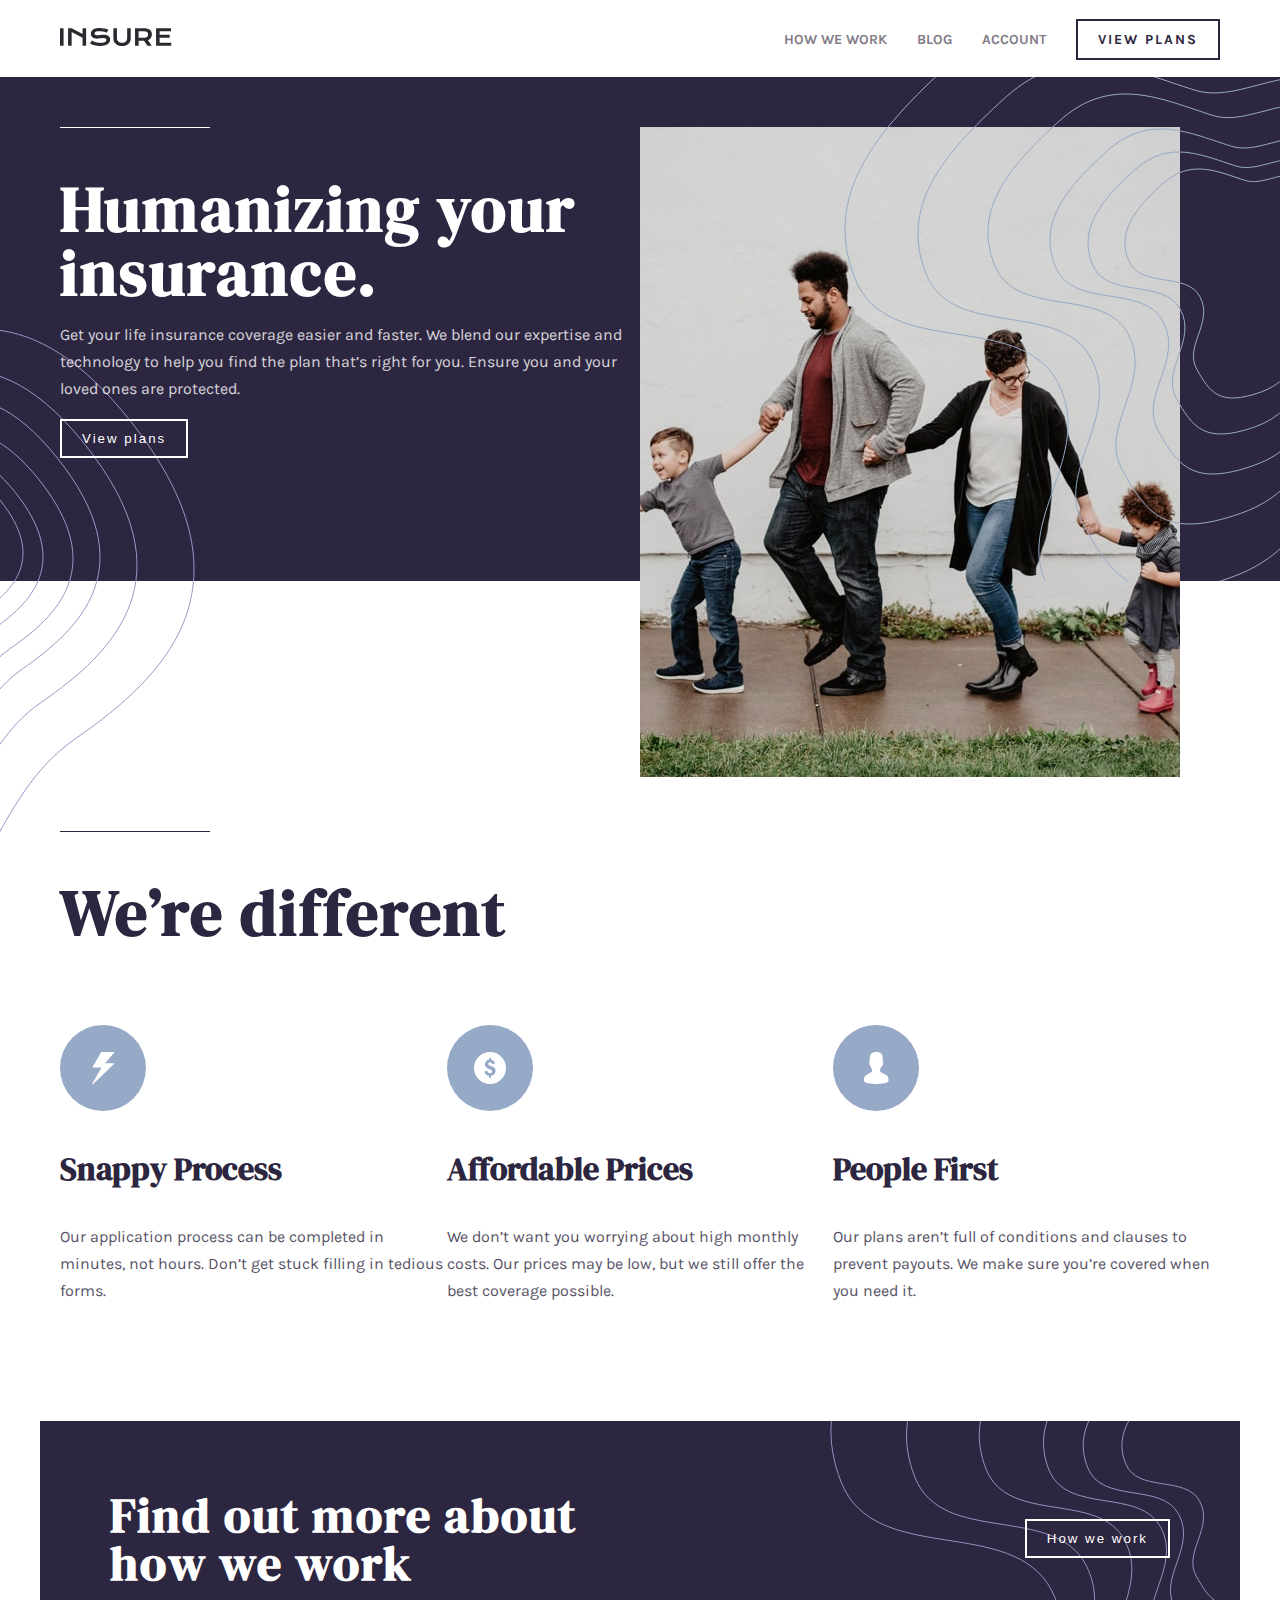
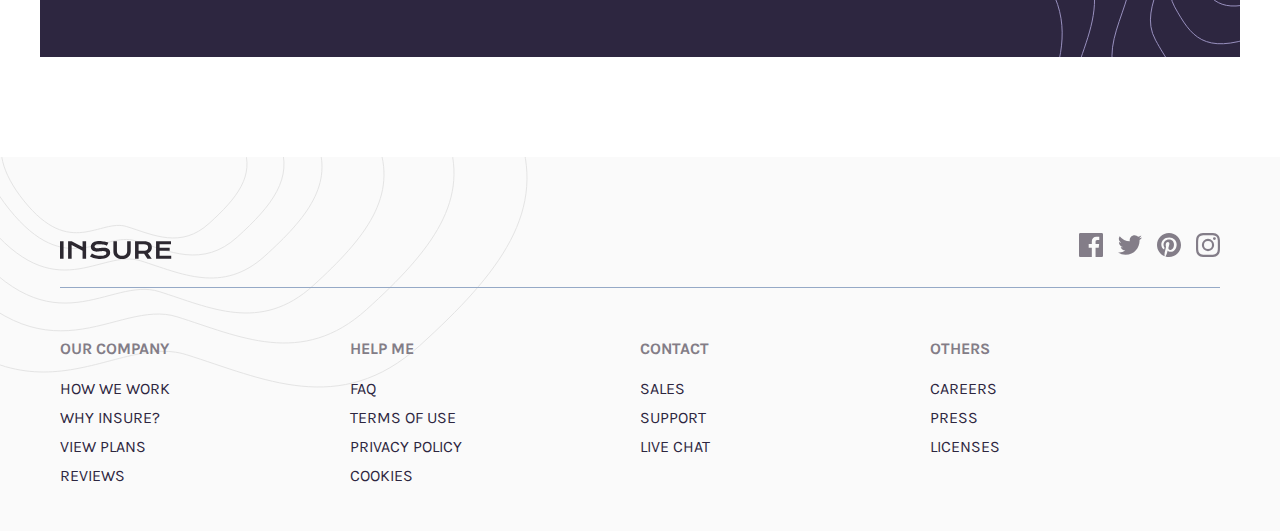
<file: ExaFinal_sitioWeb_Insure/index.html>
<!DOCTYPE html>
<html lang="en">
  <head>
    <meta charset="UTF-8" />
    <meta name="viewport" content="width=device-width, initial-scale=1.0" />

    <link
      rel="icon"
      type="image/png"
      sizes="32x32"
      href="./img/favicon-32x32.png"
    />
    <link rel="preconnect" href="https://fonts.googleapis.com" />
    <link rel="preconnect" href="https://fonts.gstatic.com" crossorigin />
    <link
      href="https://fonts.googleapis.com/css2?family=DM+Serif+Display&family=Karla:wght@400;700&display=swap"
      rel="stylesheet"
    />
    <link rel="stylesheet" href="Css/main.css" />
    <title>Insure | Humanizing Your Insurance</title>
    <style>
      .attribution {
        font-size: 11px;
        text-align: center;
      }
      .attribution a {
        color: hsl(228, 45%, 44%);
      }
    </style>
  </head>
  <body>
    <nav>
      <div class="container">
        <div class="flex">
          <div class="img-wrapper">
            <img src="./img/logo.svg" alt="Insure Logo" />
          </div>

          <button class="hamburger" id="hamburger">
            <img
              class="open"
              src="./img/icon-hamburger.svg"
              alt="icon-hamburger"
            />
            <img class="close" src="./img/icon-close.svg" alt="icon-close" />
          </button>

          <ul id="menu">
            <li><a href="#">How we work</a></li>
            <li><a href="#">Blog</a></li>
            <li><a href="#">Account</a></li>
            <li><a class="btn btn-reverse" href="#">View plans</a></li>
            <div>
              <img src="./img/bg-pattern-mobile-nav.svg" alt="" />
            </div>
          </ul>
        </div>
      </div>
    </nav>

    <header>
      <div class="container">
        <div class="flex align-start reverse-mobile">
          <div>
            <h1 class="line-top">Humanizing your insurance.</h1>
            <p>
              Get your life insurance coverage easier and faster. We blend our
              expertise and technology to help you find the plan that’s right
              for you. Ensure you and your loved ones are protected.
            </p>
            <button class="btn">View plans</button>
          </div>

          <div>
            <img src="./img/image-intro-desktop.jpg" class="hero" alt="desktop" />
          </div>
        </div>
      </div>
    </header>

    <section class="container">
      <h2 class="line-top line-violet">We’re different</h2>
      <div class="flex">
        <div class="title">
    <img src="./img/icon-snappy-process.svg" alt="lightning bolt icon" />
          <h3>Snappy Process</h3>
          <p>Our application process can be completed in minutes, not hours. Don’t get stuck 
            filling in tedious forms.</p>
        </div>
        <div class="title">
          <img src="./img/icon-affordable-prices.svg" alt="money coin icon"/>
          <h3>Affordable Prices</h3>
          <p>We don’t want you worrying about high monthly costs. Our prices may be low, but we still offer the best coverage possible.</p>
        </div>

        <div class="title">
          <img src="./img/icon-people-first.svg" alt="user icon"/>
          <h3>People First</h3>
          <p>Our plans aren’t full of conditions and clauses to prevent payouts. We make sure you’re covered when you need it.</p>
        </div>
    </section>

    <section class="container bg-violet">
      <div class="flex">
        <div>
          <h2>Find out more about how we work</h2>
        </div>
        <button class="btn">How we work</button>
      </div>
    </section>

    <footer>
      <div class="container">
        <div class="flex border-bottom">
          <div>
            <img src="./img/logo.svg" alt="insure" />
          </div>

          <ul class="flex">
            <li>
              <a href="#"><img src="./img/icon-facebook.svg" alt="facebook logo" /></a>
            </li>
            <li>
              <a href="#"><img src="./img/icon-twitter.svg" alt="twitter logo" /></a>
            </li>
            <li>
              <a href="#"><img src="./img/icon-pinterest.svg" alt="pinterest logo" /></a>
            </li>
            <li>
              <a href="#"><img src="./img/icon-instagram.svg" alt="instagram logo" /></a>
            </li>
          </ul>
        </div>

         <div class="flex align-start">
          <div>
            <h4>Our company</h4>
            <ul>
              <li><a href="#">How we work</a></li>
              <li><a href="#">Why Insure?</a></li>
              <li><a href="#">View plans</a></li>
              <li><a href="#">Reviews</a></li>
            </ul>
          </div>

          <div>
            <h4>Help me</h4>
            <ul>
              <li><a href="#">FAQ</a></li>
              <li><a href="#">Terms of use</a></li>
              <li><a href="#">Privacy policy</a></li>
              <li><a href="#">Cookies</a></li>
            </ul>
          </div>

          <div>
            <h4>Contact</h4>
            <ul>
              <li><a href="#">Sales</a></li>
              <li><a href="#">Support</a></li>
              <li><a href="#">Live chat</a></li>
            </ul>
          </div>

          <div>
            <h4>Others</h4>
            <ul>
              <li><a href="#">Careers</a></li>
              <li><a href="#">Press</a></li>
              <li><a href="#">Licenses</a></li>
            </ul>
          </div>
    </footer>
      </body>
    </html>
</file>
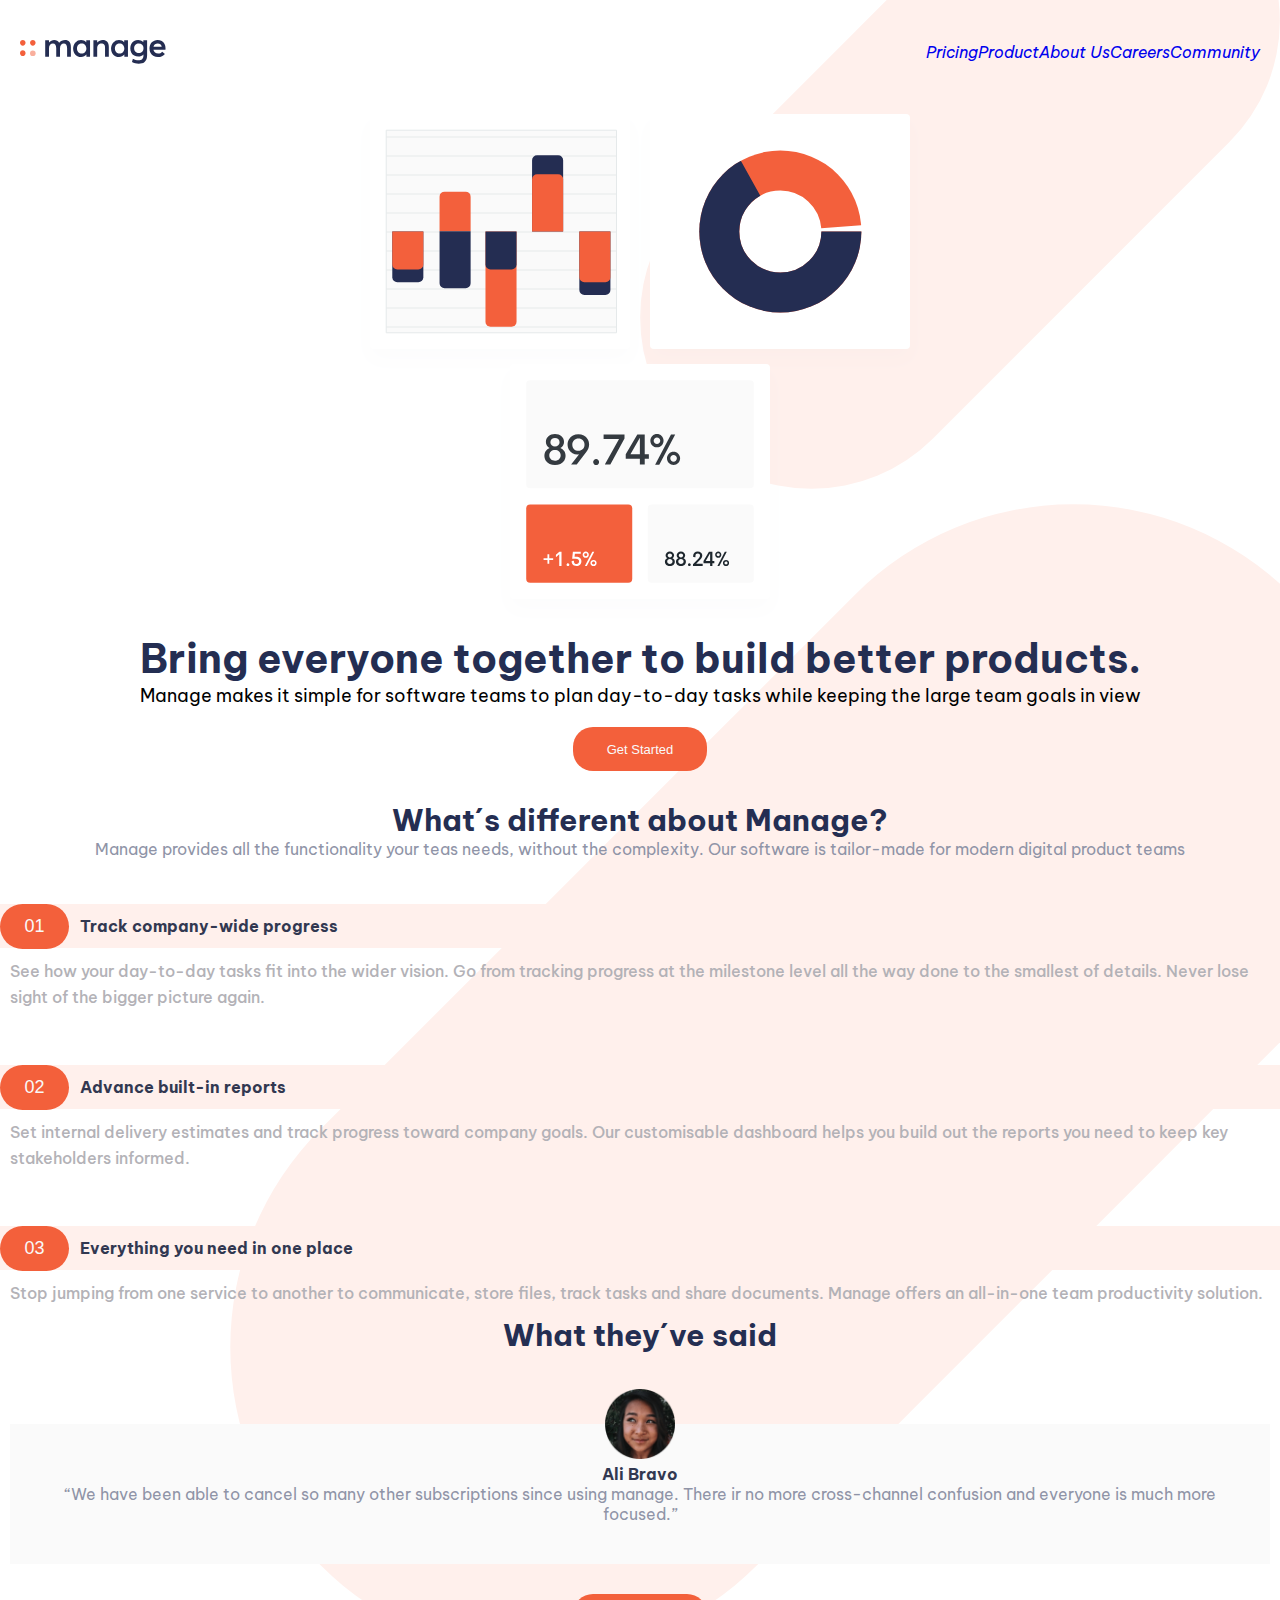
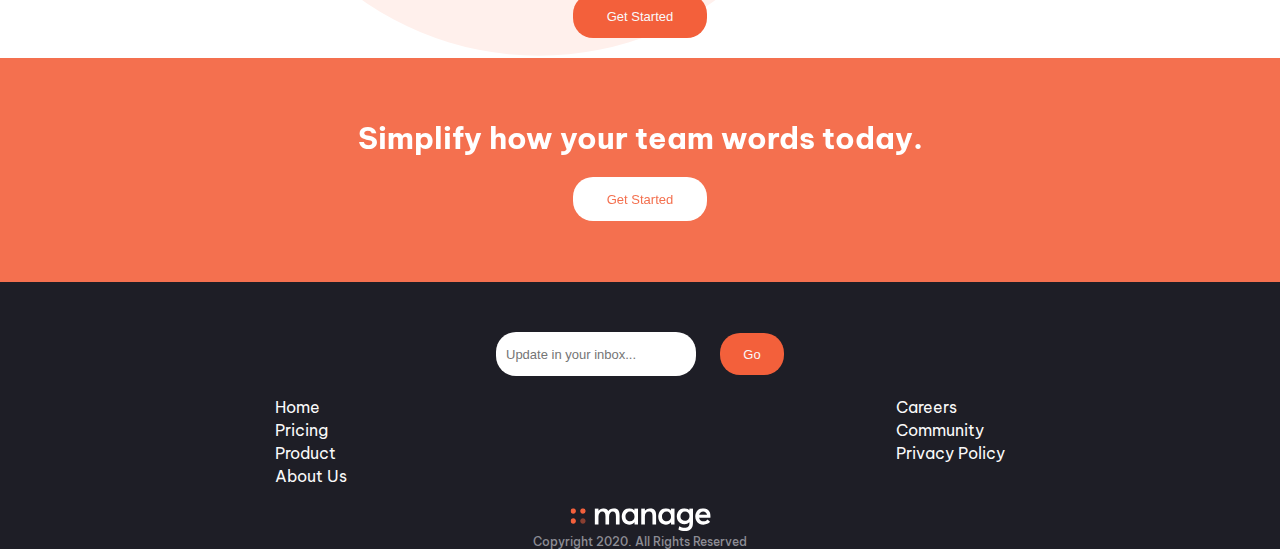
<file: landing_Manage/index.html>
<!DOCTYPE html>
<html lang="es">
<head>
    <meta charset="UTF-8">
    <meta http-equiv="X-UA-Compatible" content="IE=edge">
    <meta name="viewport" content="width=device-width, initial-scale=1.0">
    <link rel="stylesheet" href="https://use.fontawesome.com/releases/v5.15.3/css/all.css" integrity="sha384-SZXxX4whJ79/gErwcOYf+zWLeJdY/qpuqC4cAa9rOGUstPomtqpuNWT9wdPEn2fk" crossorigin="anonymous">
    <link rel="stylesheet" href="Css/style.css">
    <title>Manage</title>
</head>
<body>
    <header>
        <img src="img/logo.svg" alt="Logo">
        <nav>
            <i class="fas fa-bars">
                <ul>
                    <li><a href="#">Pricing</a></li>
                    <li><a href="#">Product</a></li>
                    <li><a href="#">About Us</a></li>
                    <li><a href="#">Careers</a></li>
                    <li><a href="#">Community</a></li>
                </ul>
            </i>    
        </nav>
        <button class="btn-started btn-header">Get Started</button>
    </header>
   <main>
       <section class="graficos"> 
           <div class="img-graficos">
               <img src="img/illustration-intro.svg" alt="graficos">
            </div>
            <article class="presentacion">
                <h1>Bring everyone together to build better products.</h1>
                <p>Manage makes it simple for software teams to plan day-to-day tasks while keeping the large team goals in view </p>
                <button class="btn-started">Get Started</button>
            </article>
       </section>
       <section class="center ">
           <article class="presentacion presentacion-center">
                <h2>What´s different about Manage? </h2>
                <p>Manage provides all the functionality your teas needs, without the complexity. Our software is tailor-made for modern digital product teams</p>
            </article>
            <article class="text-center">
                <button>01</button>
                <h3>Track company-wide progress</h3>
                <p>See how your day-to-day tasks fit into the wider vision. Go from tracking progress at the milestone level all the way done to the smallest of details. Never lose sight of the bigger picture again.</p>
            </article>
            <article class="text-center">
                <button>02</button>
                <h3>Advance built-in reports</h3>
                <p>Set internal delivery estimates and track progress toward company goals. Our customisable dashboard helps you build out the reports you need to keep key stakeholders informed.</p>
            </article>
            <article class="text-center">
                <button>03</button>
                <h3>Everything you need in one place</h3>
                <p>Stop jumping from one service to another to communicate, store files, track tasks and share documents. Manage offers an all-in-one team productivity solution.</p>
            </article>
       </section>
       <section class="sec-bottom">
           <h2>What they´ve said</h2>
           <div class="bottom-comments">
                <article class="comment">
                    <img src="img/avatar-anisha.png" alt="foto Anisha">
                    <div class="box-comment">
                        <h3>Anisha Li</h3>
                        <p>“Manage has supercharged our team´s workflow. The ability to maintain visibility on larger milestones at all times keeps everyone motivated.”</p>
                    </div>
                </article>
                <article class="comment">
                    <img src="img/avatar-ali.png" alt="foto Ali">
                    <div class="box-comment">
                        <h3>Ali Bravo</h3>
                        <p>“We have been able to cancel so many other subscriptions since using manage. There ir no more cross-channel confusion and everyone is much more focused.”</p>
                    </div>
                </article>
                <article class="comment">
                    <img src="img/avatar-richard.png" alt="foto Richard">
                    <div class="box-comment">
                        <h3>Richard Watts</h3>
                        <p>“Manage allows us to provide structure and process. It keeps us organized and focused. I can´t stop recommending them to everyone i talk to!”</p>
                    </div>    
                </article>
                <article class="comment">
                    <img src="img/avatar-shanai.png" alt="foto Shanai">
                    <div class="box-comment">
                        <h3>Shanai Gough</h3>
                        <p>“Their software allows us to track, manage and collaborate on our project form anywhere. It keeps the whole team insync without being intrusive.”</p>
                    </div>    
                </article>
            </div>
            <button class="btn-started">Get Started</button>
       </section>
       <section class="banner">
           <h2>Simplify how your team words today.</h2>
           <button class="btn-started">Get Started</button>
       </section>
    </main> 
   <footer>
       <div class="footer">
        <div class="redes">
                <img src="img/logo2.svg" alt="logo footer">
                <ul>
                    <li><a href="#"><i class="fab fa-facebook-square"></i></a></li>
                    <li><a href="#"><i class="fab fa-youtube"></i></a></li>
                    <li><a href="#"><i class="fab fa-twitter"></i></a></li>
                    <li><a href="#"><i class="fab fa-pinterest"></i></a></li>
                    <li><a href="#"><i class="fab fa-instagram"></i></a></li>
                </ul>
            </div>
            <div class="list">
                <ul>
                    <li><a href="#">Home</a></li>
                    <li><a href="#">Pricing</a></li>
                    <li><a href="#">Product</a></li>
                    <li><a href="#">About Us</a></li>
                </ul> 
                <ul>
                    <li><a href="#">Careers</a></li>
                    <li><a href="#">Community</a></li>
                    <li><a href="#">Privacy Policy</a></li>
                </ul>
            </div>
            <form action="" method="GET">
                <label for="updates"></label>
                <input type="text" name="updates" id="updates" placeholder="Update in your inbox...">
                <input class="btn-go" type="submit" value="Go">
            </form>
        </div>
        <p>Copyright 2020. All Rights Reserved</p>   
   </footer>
</body>
</html>
</file>
<file: ExaFinal_sitioWeb_Insure/Css/main.css>
:root {
  

  --dark-violet: hsl(256, 26%, 20%);
  --grayish-blue: hsl(216, 30%, 68%);

 /* ### Neutral */

  --very-dark-violet: hsl(270, 9%, 17%);
  --dark-grayish-violet: hsl(273, 4%, 51%);
  --very-light-gray: hsl(0, 0%, 98%);

 /* Fons */
}

* {
  box-sizing: border-box;
}

body {
  color: var(--dark-violet);
  font-family: 'Karla', sans-serif;
  margin: 0;
}

h1,
h2,
h3 {
  font-family: 'DM Serif Display', serif;
}
h1,
h2 {
  font-size: 4em;
  letter-spacing: 2px;
  line-height: 1;
  position: relative;
  margin: 0;
  padding-top: 50px;
}

h3 {
  font-size: 2em;
}


p {
  line-height: 1.7;
  opacity: 0.8;
}

.line-top::before {
  content: '';
  background-color: #fff;
  position: absolute;
  width: 150px;
  height: 1px;
  top: 0px;
  left: 0;
}

.line-violet::before {
  background-color: var(--dark-violet);
}

.btn {
  border: 2px solid #fff;
  color: #fff;
  padding: 10px 20px;
  background-color: transparent;
  letter-spacing: 2px;
  cursor: pointer;
}
.btn-reverse {
  color: var(--dark-violet);
  border-color: var(--dark-violet);
}

.container {
  padding: 0 20px;
  width: 1200px;
  max-width: 100%;
  margin: 0 auto;
}

.flex {
  display: flex;
  align-items: center;
  justify-content: space-between;
}

.flex > div {
  flex: 1;
}

.align-start {
  align-items: flex-start;
}


nav {
  padding: 13px 0;
}

nav .hamburger {
  display: none;
}

nav .hamburger:focus {
  outline: none;
}

nav ul {
  display: flex;
  list-style-type: none;
  padding: 0;
}
nav li {
  margin-left: 30px;
}
nav li a {
  color: var(--dark-grayish-violet);
  text-transform: uppercase;
  font-size: 14px;
  font-weight: 700;
  text-decoration: none;
}
#menu li a:hover {
  color: var(--very-dark-violet);
}
#menu .btn:hover {
  background-color: var(--very-dark-violet);
  color: #fff;
}


header {
  background-color: var(--dark-violet);
  color: white;
  padding: 50px 0;
  position: relative;
  margin-bottom: 250px;
}
header * {
  z-index: 1;
}
header::after {
  content: '';
  background-image: url("../img/bg-pattern-intro-right-desktop.svg");
  position: absolute;
  top: 0;
  right: 0;
  width: 50%;
  height: 100%;
  background-repeat: no-repeat;
  background-position: top right;
  z-index: 2;
}
header::before {
  content: '';
  background-image: url("../img/bg-pattern-intro-left-desktop.svg");
  position: absolute;
  bottom: -50%;
  left: 0;
  width: 100%;
  height: 100%;
  background-repeat: no-repeat;
  background-position: bottom left;
  z-index: 0;
}

.hero {
  max-width: 100%;
  margin-bottom: -250px;
}

/* Section styling */
.bg-violet {
  background-color: var(--dark-violet);
  padding: 70px;
  margin: 100px auto;
  background-image: url("../img/bg-pattern-how-we-work-desktop.svg");
  background-repeat: no-repeat;
  background-position: top right;
  background-size: contain;
}

.bg-violet h2 {
  color: #fff;
  font-size: 3em;
  padding: 0;
  width: 60%;
}

.title {
  margin-top: 80px;
}

button.btn:hover {
  background-color: #fff;
  color: var(--dark-violet);
}

/* Footer styling */
footer {
  background-color: var(--very-light-gray);
  padding: 60px 0 30px;
  background-image: url("../img/bg-pattern-footer-desktop.svg");
  background-repeat: no-repeat;
  background-position: top left;
}

footer h4 {
  color: var(--dark-grayish-violet);
  text-transform: uppercase;
}
footer ul {
  padding: 0;
  list-style: none;
}
footer ul.flex li:not(first-child) {
  margin-left: 15px;
}
footer li {
  margin-bottom: 10px;
}
footer li a {
  color: var(--dark-violet);
  text-transform: uppercase;
  text-decoration: none;
}

footer img:hover {
  color: black !important;
}

.border-bottom {
  border-bottom: 1px solid var(--grayish-blue);
  margin-bottom: 30px;
}
.align-start ul li a:hover {
  text-decoration: underline;
}
.attribution {
  font-size: 12px;
  margin-top: 30px;
  bottom: 0;
}
.attribution a {
  text-decoration: none;
}
#menu img {
  display: none;
}

@media screen and (max-width: 768px) {
  body {
    text-align: center;
  }
  .flex {
    flex-direction: column;
  }
  #menu div {
    width: 100%;
    height: 100vh;
    margin-top: -60px;
  }
  #menu img {
    display: block;
    width: 100%;
    height: 100vh;
    background-position: bottom;
    background-size: cover;
  }
  nav {
    position: fixed;
    background-color: #fff;
    padding: 20px 0;
    top: 0;
    left: 0;
    width: 100vw;
    z-index: 100;
  }
  nav .hamburger {
    display: flex;
    background-color: transparent;
    border: 0;
    cursor: pointer;
  }
  nav .hamburger .close {
    display: none;
  }
  nav .hamburger.show .open {
    display: none;
  }
  nav .hamburger.show .close {
    display: block;
  }
  nav .flex {
    flex-direction: row;
  }
  nav .img-wrapper {
    text-align: left;
  }
  nav ul {
    display: none;
  }
  nav ul.show {
    background-color: var(--very-dark-violet);
    display: flex;
    flex-direction: column;
    position: fixed;
    padding-top: 30px;
    margin: 0;
    top: 70px;
    left: 0;
    width: 100vw;
    height: calc(100vh - 70px);
    z-index: 100;
  }
  nav ul li {
    margin: 20px 0;
  }
  nav ul a {
    color: #fff;
    font-size: 20px;
  }
  .btn-reverse {
    border: 1px solid #fff;
    color: #fff;
    padding: 15px 80px;
  }
  header {
    padding-top: 0;
    margin-bottom: 50px;
  }
  header::after,
  header::before {
    display: none;
  }
  .hero {
    display: inline-block;
    margin-left: -20px;
    margin-bottom: -10px;
    max-width: calc(100% + 40px);
  }
  .line-top::before {
    left: 50%;
    transform: translateX(-50%);
  }
  .reverse-mobile {
    flex-direction: column-reverse;
  }
  .bg-violet {
    background-image: url("../img/bg-pattern-how-we-work-mobile.svg");
  }
  .bg-violet h2 {
    width: 100%;
    margin-bottom: 20px;
  }
  footer {
    background-size: contain;
    background-image: url("../img/bg-pattern-footer-mobile.svg");
  }
  footer ul.flex {
    flex-direction: row;
  }
  footer .flex div {
    width: 100%;
}
}
</file>
<file: landing_Manage/Css/style.css>
@import url('https://fonts.googleapis.com/css2?family=Be+Vietnam&display=swap');

*{
    box-sizing: border-box;
    margin: 0;
    padding: 0;
}

body{
    font-family: 'Be Vietnam', sans-serif;
    background: top right url(../img/bg-tablet-pattern.svg);
    background-repeat:no-repeat;
    background-position:50px -20px;
    background-size: 110%;
}

header{
    color: #242E52;
    display: flex;
    flex-direction: row;
    justify-content: space-between;
    align-items: center;
    padding: 40px 20px;
}

header nav i ul{
    display: none;
    text-decoration: none;    
    transition: visibility 0s, opacity 0.5s ease-in-out;
    list-style: none;
}

header nav i ul li a{
    text-decoration: none;
}


header nav i:hover ul{
    display: block;
    flex-direction: column; 
}

button.btn-header{
    display: none;
}

main{
    background: top right url(../img/bg-tablet-pattern.svg);
    background-repeat: no-repeat;
    background-position: 230px 400px;
    background-size: 90%;

}
section.graficos{
    display: flex;
    flex-direction: column;
    justify-content: center;
    align-items: center;
}

section.graficos{
    justify-content: center;
}

section.graficos .img-graficos img{
    width:100%;
}

main section article.presentacion{
    display: flex;
    flex-direction: column;
    justify-content: center;
    align-items: center;
}

section article.presentacion h1{
    text-align: center;
    color: #242E52;
    font-weight: bolder;
    font-size: 40px;
}
h2{
    color: #242E52;
    font-weight:bolder;
    font-size: 30px;
}


section article.presentacion h2{
    margin-top: 30px;
    text-align: center;
}

section article.presentacion p{
    text-align: center;
    margin-left: 10px;
    margin-right: 10px;
    font-size: 18px;
}

section article.presentacion-center p{
    font-size: 16px;
    margin-left: 10px;
    margin-right: 10px;
    color: rgb(143, 148, 167);
}

button.btn-started{
    font-size: 13px;
    color: rgb(249, 249, 249);
    background-color: #F3603B;
    width: 134px;
    height: 44px;
    border-radius: 20px;
    border: none;
    text-align: center;
}

article.presentacion button.btn-started{
    margin-top: 20px;
}

article.text-center button{
    background-color: #F3603B;
    width: 69px;
    height: 45px;
    border-radius: 30px;
    font-size: 18px;
    border: none;
    text-align: center;
    color: rgb(249, 249, 249);
    z-index: 20;
    position: relative;
    top: 45px;
}

h3{
    font-size: 16px;
    color: #323851;
    font-weight: 700;
}

article.text-center h3{
    width: 100%;
    padding: 12px 0px 12px 80px;
    background-color: #FFF0EC;
    
}

article.text-center p{
    color: #B3B2B7;
    font-weight: 500;
    font-size: 16;
    line-height:26px;
    padding: 10px;
}

section.sec-bottom{
    text-align: center;
}

section.sec-bottom div{
    display: flex;
}

section.sec-bottom article.comment{
    display: flex;
    flex-direction: column;
    justify-content: center;
    align-items: center;
}

section.sec-bottom div.box-comment{
    background-color:#FAFAFA;
    display: flex;
    flex-direction: column;
    padding: 40px 15px;
    margin: 0px 10px;
}

section.sec-bottom article.comment img{
    height: 70px;
    width: 70px;
    position: relative;
    top: 35px;
}

section.sec-bottom article.comment p{
    font-size: 16px;
    margin-left: 10px;
    margin-right: 10px;
    color: rgb(143, 148, 167);
}

section.sec-bottom article.comment:nth-child(odd){
    display: none;
}

section.sec-bottom article.comment:nth-child(4){
    display: none;
}

section.sec-bottom button.btn-started{
    margin-top: 30px;
}

section.banner{
    display: flex;
    flex-direction: column;
    background-color: #F3613C;
    opacity: 0.9;
    height: 224px;
    justify-content: center;
    align-items: center;
    margin-top: 20px;
}

section.banner h2{
    color: #FFFFFF;
    text-align: center;;
}

section.banner button.btn-started{
    background-color: #FFFFFF;
    color: #F3613C;
    margin-top: 20px;
}

footer{
    background-color: #1E1E26;
}

.footer{
    display: flex;
    flex-direction: column-reverse;
    align-items: center;
    justify-content: space-around;
}
}

.footer ul li{
    display: inline;
} 

.footer ul li a i{
    color: #FFFFFF;
}

.footer form{
    margin-top: 50px;
}

.footer form input[type=submit]{
    font-size: 13px;
    color: rgb(249, 249, 249);
    background-color: #F3603B;
    width: 64px;
    height: 42px;
    border-radius: 20px;
    border: none;
    text-align: center;
    margin-left: 20px;
}

.footer form input[type=text]{
    font-size: 13px;
    color: rgb(249, 249, 249);
    background-color: #FFFFFF;
    color: #A0A0A0;
    width: 200px;
    height: 44px;
    border-radius: 20px;
    border: none;
    padding-left: 10px;
}

.footer div.list{
    display: flex;
    flex-direction: row;
    justify-content: space-around;
    width: 100%;
    margin-top: 20px;
}

.footer div.list ul{
    list-style: none;
    display: flex;
    flex-direction: column;
}

.footer div.list ul li a{
    text-decoration: none;
    color: #FAFAFA;
    font-size: 16px;
    line-height: 23px;
}

.footer div.redes{
    display: flex;
    flex-direction: column-reverse;
    width: 100%;
}

.footer div.redes ul{
    display: flex;
    flex-direction: row;
    justify-content: space-evenly;
    list-style: none;
}

.footer div.redes ul li a{
    font-size: 25px;
    margin-top: 20px;
}

.footer img{
    width: 145px;
    height: 26px;
    align-self: center;
    margin-top: 20px;
}

footer p{
    color: #FAFAFA;
    text-align: center;
    font-size: 12px;
    font-weight: 500;
    color: #8C8C94;
}

@media (min-width: 375px)  {
    
    body{
        background-position:100% -10%;
        background-size: 50%;
    }
    
    header nav i ul{
        display: flex;
        flex-direction: row;

    }

    header nav i ul li{
        display: inline block;
    }
    

}
</file>
